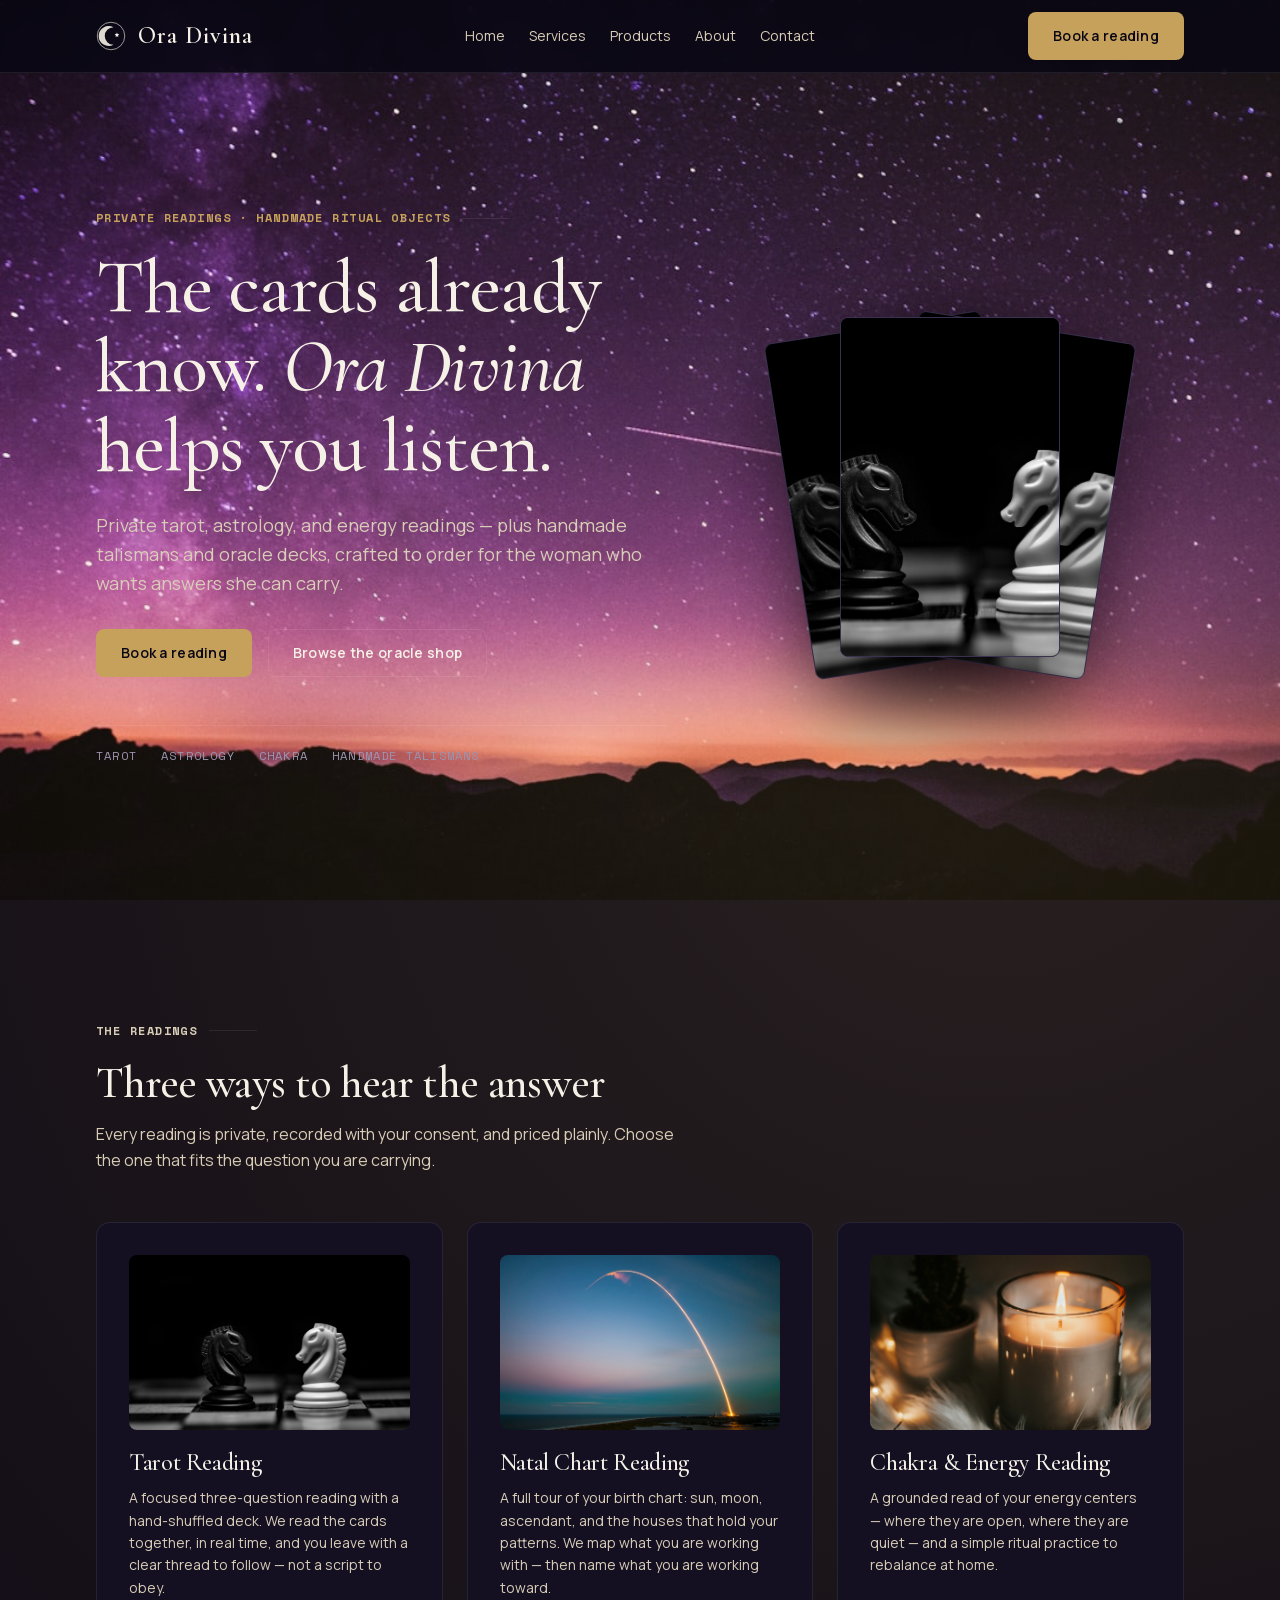
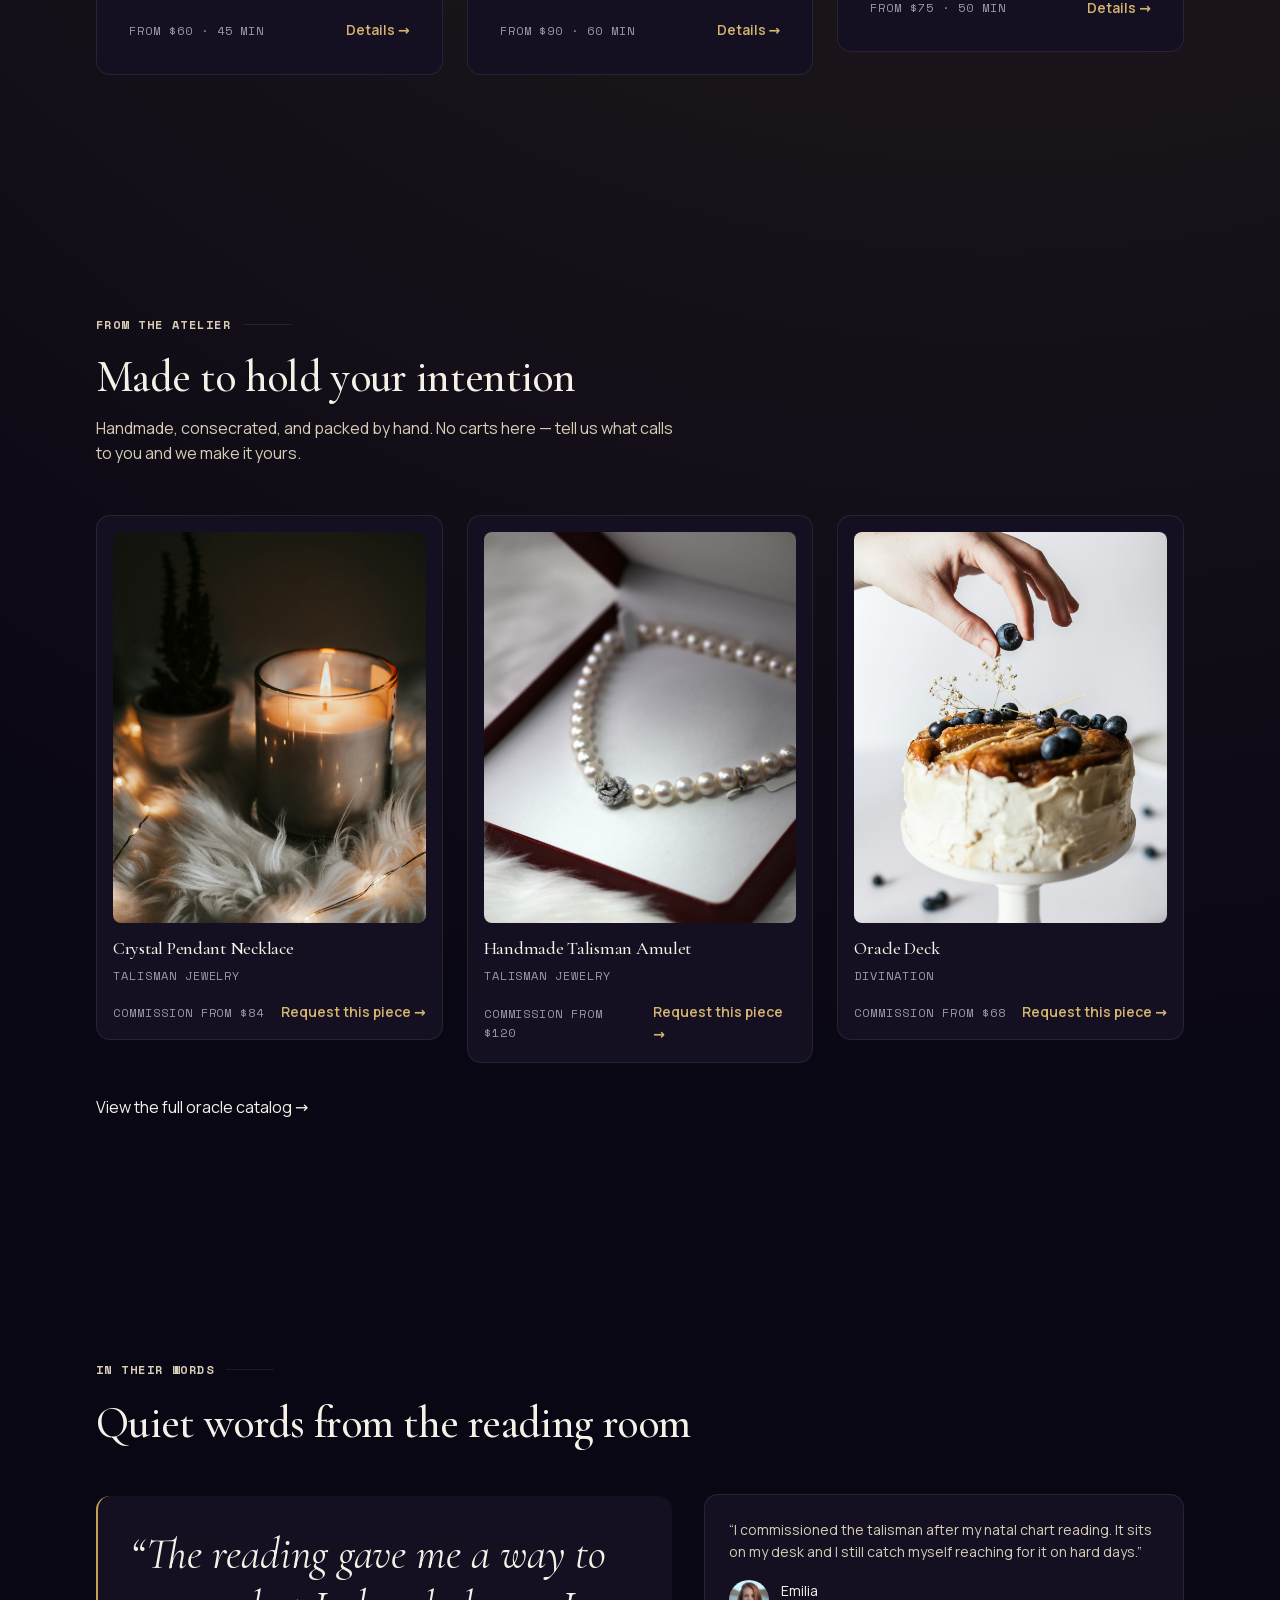
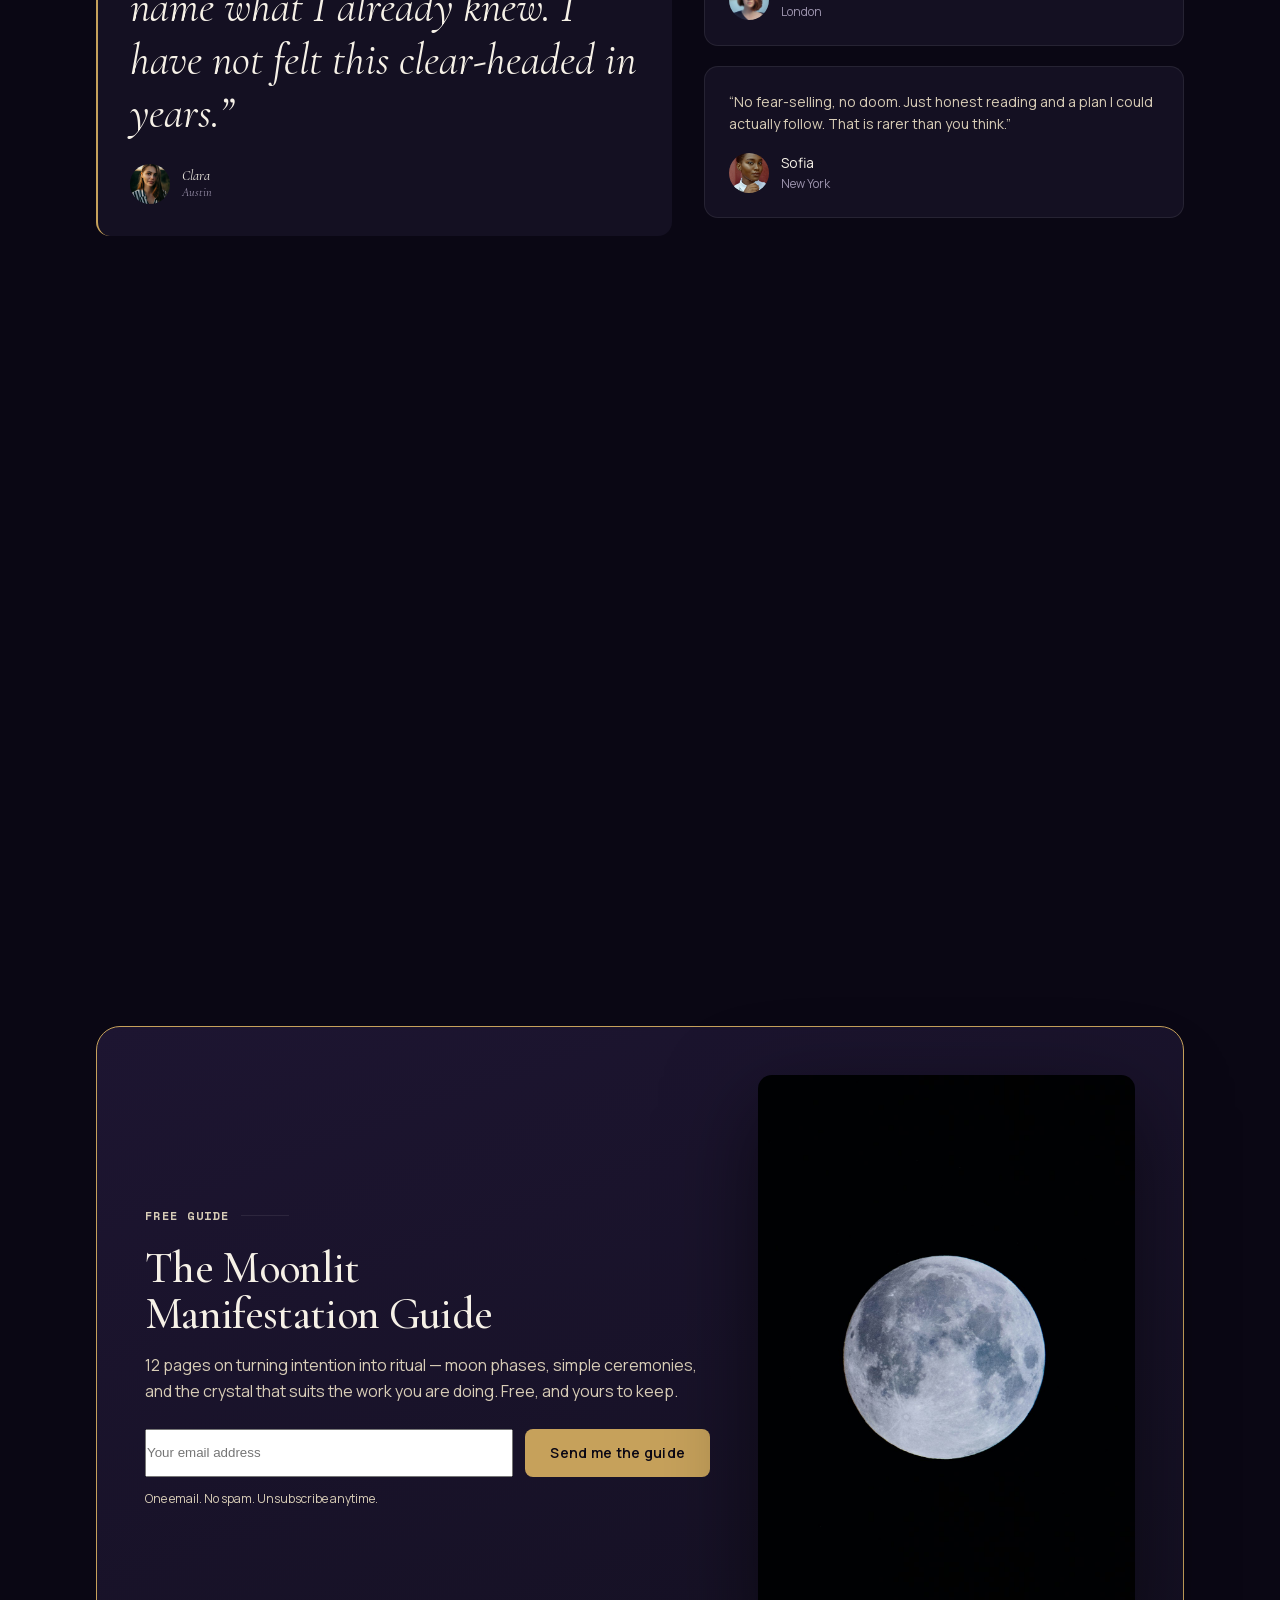
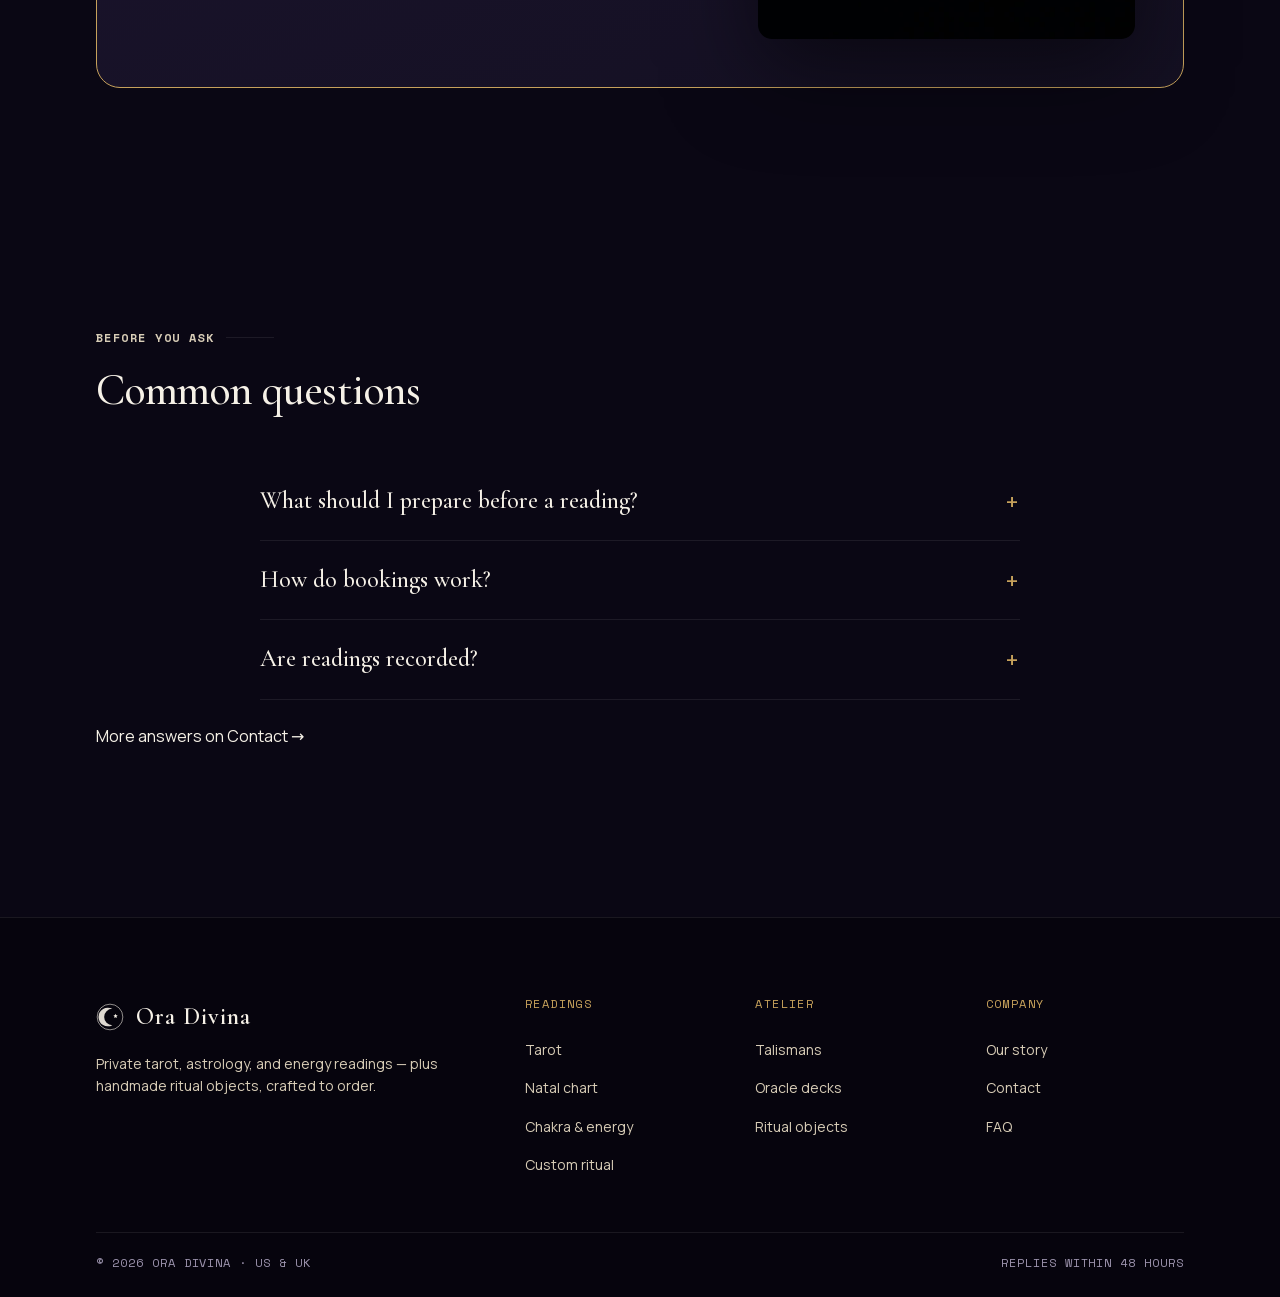
<file: index.html>
<!doctype html>
<html lang="en">
  <head>
    <meta charset="UTF-8" />
    <meta name="viewport" content="width=device-width, initial-scale=1.0" />
    <meta
      name="description"
      content="Ora Divina — private tarot, astrology, and energy readings, plus handmade talismans and oracle decks crafted to order."
    />
    <title>Ora Divina — Private Readings &amp; Handmade Ritual Objects</title>
    <link rel="canonical" href="https://oradivina.com/" />
    <meta property="og:type" content="website" />
    <meta property="og:site_name" content="Ora Divina" />
    <meta property="og:title" content="Ora Divina — Private Readings &amp; Handmade Ritual Objects" />
    <meta
      property="og:description"
      content="Private tarot, astrology, and energy readings, plus handmade talismans and oracle decks crafted to order."
    />
    <meta property="og:url" content="https://oradivina.com/" />
    <meta name="twitter:card" content="summary" />
    <script type="module" crossorigin src="/assets/index-Dk6jz6L6.js"></script>
    <link rel="stylesheet" crossorigin href="/assets/index-QfFWdc8J.css">
  </head>
  <body>
    <div id="root"></div>
  </body>
</html>
</file>
<file: assets/index-QfFWdc8J.css>
:root{--bg: #0a0714;--bg-deep: #06040d;--surface: #141022;--surface-warm: #1d1531;--surface-silver: #191b26;--fg: #f6f1e7;--fg-2: #d8cdb7;--muted: #9c93ad;--meta: #c6a15b;--accent: #c6a15b;--accent-strong: #d4b46f;--accent-on: #0a0714;--silver: #cbd2e3;--border: #3a3150;--border-soft: #282239;--hairline: rgba(255, 255, 255, .08);--success: #5fa36a;--warn: #d8a94f;--danger: #d85a52;--focus-ring: 0 0 0 4px rgba(198, 161, 91, .32);--glow-gold: radial-gradient(circle at 78% 12%, rgba(198, 161, 91, .16), transparent 36%);--font-display: "Cormorant Garamond", "Didot", "Bodoni MT", Georgia, serif;--font-body: "Manrope", "Avenir Next", "Segoe UI", system-ui, sans-serif;--font-mono: "Space Mono", "SF Mono", ui-monospace, Menlo, monospace;--text-xs: 12px;--text-sm: 14px;--text-base: 16px;--text-lg: 18px;--text-xl: 24px;--text-2xl: 32px;--text-3xl: 44px;--text-4xl: clamp(44px, 7vw, 76px);--leading-body: 1.6;--leading-tight: 1.05;--tracking-display: -.015em;--tracking-caps: .12em;--tracking-label: .02em;--space-1: 4px;--space-2: 8px;--space-3: 12px;--space-4: 16px;--space-5: 20px;--space-6: 24px;--space-8: 32px;--space-12: 48px;--section-y-desktop: 120px;--section-y-tablet: 84px;--section-y-phone: 60px;--container-max: 1160px;--gutter-desktop: 36px;--gutter-tablet: 24px;--gutter-phone: 16px;--radius-sm: 8px;--radius-md: 14px;--radius-lg: 24px;--radius-pill: 9999px;--elev-flat: none;--elev-ring: 0 0 0 1px var(--border);--elev-raised: 0 30px 90px rgba(0, 0, 0, .52);--motion-fast: .18s;--motion-base: .3s;--motion-enter: .6s;--ease-standard: cubic-bezier(.16, 1, .3, 1);--ease-spring: cubic-bezier(.2, 0, 0, 1)}@font-face{font-family:Cormorant Garamond;font-style:normal;font-weight:400;font-display:swap;src:url(/fonts/cormorant-400.woff2) format("woff2")}@font-face{font-family:Cormorant Garamond;font-style:normal;font-weight:500;font-display:swap;src:url(/fonts/cormorant-500.woff2) format("woff2")}@font-face{font-family:Cormorant Garamond;font-style:normal;font-weight:600;font-display:swap;src:url(/fonts/cormorant-600.woff2) format("woff2")}@font-face{font-family:Cormorant Garamond;font-style:italic;font-weight:400;font-display:swap;src:url(/fonts/cormorant-400i.woff2) format("woff2")}@font-face{font-family:Cormorant Garamond;font-style:italic;font-weight:500;font-display:swap;src:url(/fonts/cormorant-500i.woff2) format("woff2")}@font-face{font-family:Cormorant Garamond;font-style:italic;font-weight:600;font-display:swap;src:url(/fonts/cormorant-600i.woff2) format("woff2")}@font-face{font-family:Manrope;font-style:normal;font-weight:400;font-display:swap;src:url(/fonts/manrope-400.woff2) format("woff2")}@font-face{font-family:Manrope;font-style:normal;font-weight:500;font-display:swap;src:url(/fonts/manrope-500.woff2) format("woff2")}@font-face{font-family:Manrope;font-style:normal;font-weight:600;font-display:swap;src:url(/fonts/manrope-600.woff2) format("woff2")}@font-face{font-family:Manrope;font-style:normal;font-weight:700;font-display:swap;src:url(/fonts/manrope-700.woff2) format("woff2")}@font-face{font-family:Space Mono;font-style:normal;font-weight:400;font-display:swap;src:url(/fonts/spacemono-400.woff2) format("woff2")}@font-face{font-family:Space Mono;font-style:normal;font-weight:700;font-display:swap;src:url(/fonts/spacemono-700.woff2) format("woff2")}*{box-sizing:border-box;margin:0;padding:0}html{scroll-behavior:smooth;overflow-x:clip}body{font-family:var(--font-body);font-size:var(--text-base);line-height:var(--leading-body);color:var(--fg);background:var(--bg);background-image:var(--glow-gold),url(/assets/images/textures/starfield-indigo.jpg);background-size:cover,cover;background-attachment:scroll,fixed;-webkit-font-smoothing:antialiased}body.no-starfield{background-image:var(--glow-gold)}img{max-width:100%;display:block}a{color:inherit;text-decoration:none}h1,h2,h3,h4{font-family:var(--font-display);font-weight:500;line-height:var(--leading-tight);letter-spacing:var(--tracking-display);text-wrap:balance}p{max-width:65ch}.container{max-width:var(--container-max);margin:0 auto;padding:0 var(--gutter-desktop)}section{padding:var(--section-y-desktop) 0;position:relative}:focus-visible{outline:none;box-shadow:var(--focus-ring);border-radius:var(--radius-sm)}.skip-link{position:absolute;left:-999px;top:0;background:var(--accent);color:var(--accent-on);padding:var(--space-3) var(--space-5);z-index:100}.skip-link:focus{left:var(--space-3);top:var(--space-3)}.eyebrow{font-family:var(--font-mono);font-size:var(--text-xs);font-weight:700;letter-spacing:var(--tracking-caps);text-transform:uppercase;color:var(--meta);display:flex;align-items:center;gap:var(--space-3);margin-bottom:var(--space-5)}.eyebrow:after{content:"";width:48px;height:1px;background:var(--hairline)}.display{font-size:var(--text-4xl);margin-bottom:var(--space-6)}.lead{font-size:var(--text-lg);color:var(--fg-2);max-width:52ch;margin-bottom:var(--space-8)}.mono-meta{font-family:var(--font-mono);font-size:var(--text-xs);letter-spacing:.08em;text-transform:uppercase;color:var(--muted)}.button{display:inline-flex;align-items:center;justify-content:center;gap:var(--space-2);min-height:48px;padding:0 var(--space-6);border-radius:var(--radius-sm);font-family:var(--font-body);font-size:var(--text-sm);font-weight:600;letter-spacing:var(--tracking-label);cursor:pointer;transition:transform var(--motion-fast) var(--ease-standard),background var(--motion-fast) var(--ease-standard),border-color var(--motion-fast) var(--ease-standard),color var(--motion-fast) var(--ease-standard);border:1px solid transparent}.button:hover{transform:translateY(-1px)}.button.primary{background:var(--accent);color:var(--accent-on)}.button.primary:hover{background:var(--accent-strong)}.button.secondary{background:transparent;border-color:var(--hairline);color:var(--fg)}.button.secondary:hover{border-color:var(--accent);color:var(--accent-strong)}.button.full{width:100%}.card{background:var(--surface);border:1px solid var(--hairline);border-radius:var(--radius-md);padding:var(--space-8);transition:border-color var(--motion-fast) var(--ease-standard),transform var(--motion-fast) var(--ease-standard)}.card:hover{border-color:var(--accent);transform:translateY(-2px)}.field{display:flex;flex-direction:column;gap:var(--space-2);margin-bottom:var(--space-5)}.field label{font-size:var(--text-sm);font-weight:600;color:var(--fg-2)}.field input,.field select,.field textarea{min-height:46px;padding:var(--space-3) var(--space-4);background:var(--bg-deep);border:1px solid var(--hairline);border-radius:var(--radius-sm);color:var(--fg);font-family:var(--font-body);font-size:var(--text-base);transition:border-color var(--motion-fast) var(--ease-standard)}.field textarea{min-height:120px;resize:vertical}.field input:user-invalid,.field textarea:user-invalid,.field select:user-invalid{border-color:var(--danger)}.field .hint{font-size:var(--text-xs);color:var(--muted)}.field .error{font-size:var(--text-xs);color:var(--danger);min-height:1em}.form-error-summary{border:1px solid var(--danger);background:#d85a5214;border-radius:var(--radius-sm);padding:var(--space-4);font-size:var(--text-sm);color:var(--fg-2);margin-bottom:var(--space-5)}.form-success{border:1px solid var(--success);background:#5fa36a14;border-radius:var(--radius-md);padding:var(--space-8);text-align:center}.form-success h3{font-size:var(--text-xl);margin-bottom:var(--space-3)}.form-success p{margin:0 auto;color:var(--fg-2)}.accordion-item{border-bottom:1px solid var(--hairline)}.accordion-item summary{list-style:none;cursor:pointer;padding:var(--space-5) 0;display:flex;justify-content:space-between;align-items:center;gap:var(--space-4);font-family:var(--font-display);font-size:var(--text-xl);font-weight:500}.accordion-item summary::-webkit-details-marker{display:none}.accordion-item summary:after{content:"+";font-family:var(--font-mono);color:var(--accent);font-size:var(--text-xl);transition:transform var(--motion-base) var(--ease-standard)}.accordion-item[open] summary:after{transform:rotate(45deg)}.accordion-item .accordion-body{padding-bottom:var(--space-5);color:var(--fg-2);max-width:65ch}.reveal{opacity:0;transform:translateY(12px);transition:opacity var(--motion-enter) var(--ease-standard),transform var(--motion-enter) var(--ease-standard)}.reveal.in-view{opacity:1;transform:none}.page-head{padding:120px 0 var(--space-12);text-align:center}.page-head .eyebrow{justify-content:center}.page-head .eyebrow:after{display:none}.page-head .lead{margin-left:auto;margin-right:auto}@media (max-width: 860px){.container{padding:0 var(--gutter-tablet)}section{padding:var(--section-y-tablet) 0}.display{font-size:clamp(40px,9vw,56px)}}@media (max-width: 640px){.container{padding:0 var(--gutter-phone)}section{padding:var(--section-y-phone) 0}.page-head{padding-top:96px}body{background-attachment:scroll}}@media (prefers-reduced-motion: reduce){*,*:before,*:after{animation-duration:.01ms!important;animation-iteration-count:1!important;transition-duration:.01ms!important;scroll-behavior:auto!important}.reveal{opacity:1;transform:none}}.site-nav{position:sticky;top:0;z-index:50;background:#0a0714e0;-webkit-backdrop-filter:blur(8px);backdrop-filter:blur(8px);border-bottom:1px solid var(--hairline)}.nav-inner{display:flex;align-items:center;justify-content:space-between;gap:var(--space-6);height:72px}.nav-brand{display:flex;align-items:center;gap:var(--space-3);font-family:var(--font-display);font-size:var(--text-xl);font-weight:600;letter-spacing:.04em;color:var(--fg)}.nav-links{display:flex;align-items:center;gap:var(--space-6)}.nav-links a{font-size:var(--text-sm);color:var(--fg-2);transition:color var(--motion-fast) var(--ease-standard)}.nav-links a:hover,.nav-links a.active{color:var(--accent-strong)}.nav-cta{display:flex;align-items:center;gap:var(--space-4)}.nav-burger{display:none;background:none;border:1px solid var(--hairline);border-radius:var(--radius-sm);color:var(--fg);width:46px;height:46px;cursor:pointer}.nav-drawer{display:none}@media (max-width: 860px){.nav-links,.nav-cta .button{display:none}.nav-burger{display:block}.nav-drawer.open{display:flex;flex-direction:column;gap:var(--space-4);padding:var(--space-6) 0 var(--space-8);border-top:1px solid var(--hairline)}.nav-drawer a{font-size:var(--text-lg);padding:var(--space-3) 0;color:var(--fg-2)}.nav-drawer a.active{color:var(--accent-strong)}}.site-footer{background:var(--bg-deep);border-top:1px solid var(--hairline);padding:80px 0 var(--space-6);margin-top:var(--space-12)}.footer-grid{display:grid;grid-template-columns:2fr 1fr 1fr 1fr;gap:var(--space-8);margin-bottom:var(--space-12)}.footer-brand p{color:var(--fg-2);margin-top:var(--space-4);font-size:var(--text-sm)}.footer-col h4{font-family:var(--font-mono);font-size:var(--text-xs);letter-spacing:var(--tracking-caps);text-transform:uppercase;color:var(--meta);margin-bottom:var(--space-5)}.footer-col a{display:block;padding:var(--space-2) 0;font-size:var(--text-sm);color:var(--fg-2);transition:color var(--motion-fast) var(--ease-standard)}.footer-col a:hover{color:var(--accent-strong)}.footer-bottom{border-top:1px solid var(--hairline);padding-top:var(--space-5);display:flex;justify-content:space-between;gap:var(--space-4);flex-wrap:wrap}@media (max-width: 860px){.footer-grid{grid-template-columns:1fr 1fr}}@media (max-width: 640px){.footer-grid{grid-template-columns:1fr}}.hero{min-height:calc(100vh - 72px);display:flex;align-items:center;padding:var(--space-12) 0;overflow:hidden}.hero-inner{display:grid;grid-template-columns:minmax(0,1.1fr) minmax(320px,.9fr);gap:var(--space-12);align-items:center;width:100%}.hero .display{font-size:clamp(46px,6.5vw,76px)}.hero-actions{display:flex;gap:var(--space-4);flex-wrap:wrap}.hero-meta{margin-top:var(--space-12);padding-top:var(--space-5);border-top:1px solid var(--hairline);font-family:var(--font-mono);font-size:var(--text-xs);letter-spacing:.1em;text-transform:uppercase;color:var(--muted);display:flex;gap:var(--space-6);flex-wrap:wrap}.hero-tableau{position:relative;display:flex;justify-content:center;align-items:center;min-height:460px}.tarot-fan{position:relative;width:220px;height:340px}.tarot-fan .tarot-card{position:absolute;top:0;right:0;bottom:0;left:0;border-radius:var(--radius-sm);border:1px solid var(--border);overflow:hidden;box-shadow:var(--elev-raised);background:var(--surface)}.tarot-fan .tarot-card img{width:100%;height:100%;object-fit:cover}.tarot-fan .card-left{transform:rotate(-9deg) translate(-52px);animation:deal-in .6s var(--ease-spring) both}.tarot-fan .card-center{z-index:2;animation:deal-in .6s var(--ease-spring) .12s both}.tarot-fan .card-right{transform:rotate(9deg) translate(52px);animation:deal-in .6s var(--ease-spring) .24s both}.moon-disc{position:absolute;top:18%;right:8%;width:120px;height:120px;color:var(--accent);opacity:.5;z-index:0}@keyframes deal-in{0%{opacity:0;transform:translateY(18px) rotate(var(--r, 0deg)) scale(.96)}to{opacity:1}}@media (max-width: 860px){.hero-inner{grid-template-columns:1fr}.hero-tableau{order:-1;min-height:320px}.tarot-fan{width:170px;height:260px}.tarot-fan .card-left{transform:rotate(-9deg) translate(-40px)}.tarot-fan .card-right{transform:rotate(9deg) translate(40px)}.hero-actions .button{width:100%}}.section-head{max-width:720px;margin-bottom:var(--space-12)}.section-head h2{font-size:var(--text-3xl);margin-bottom:var(--space-4)}.section-head p{color:var(--fg-2)}.service-grid{display:grid;grid-template-columns:repeat(3,1fr);gap:var(--space-6)}.service-card{display:flex;flex-direction:column}.service-card .card-media{border-radius:var(--radius-sm);overflow:hidden;aspect-ratio:16 / 10;margin-bottom:var(--space-5)}.service-card .card-media img{width:100%;height:100%;object-fit:cover}.service-card h3{font-size:var(--text-xl);margin-bottom:var(--space-3)}.service-card p{color:var(--fg-2);font-size:var(--text-sm);flex:1}.service-card .card-foot{margin-top:var(--space-5);display:flex;justify-content:space-between;align-items:center}.service-card .card-link{color:var(--accent-strong);font-weight:600;font-size:var(--text-sm)}.product-grid{display:grid;grid-template-columns:repeat(3,1fr);gap:var(--space-6)}.product-card{padding:var(--space-4)}.product-card .card-media{aspect-ratio:4 / 5;border-radius:var(--radius-sm);overflow:hidden;margin-bottom:var(--space-4)}.product-card .card-media img{width:100%;height:100%;object-fit:cover}.product-card h3{font-size:var(--text-lg);margin-bottom:var(--space-2)}.product-card .product-meta{display:flex;justify-content:space-between;align-items:center;gap:var(--space-3);margin-top:var(--space-4)}.product-card .request-link{color:var(--accent-strong);font-weight:600;font-size:var(--text-sm)}@media (max-width: 860px){.service-grid,.product-grid{grid-template-columns:repeat(2,1fr)}}@media (max-width: 640px){.service-grid,.product-grid{grid-template-columns:1fr}}.testimonial-wall{display:grid;grid-template-columns:1.2fr 1fr;gap:var(--space-8);align-items:center}.pull-quote{font-family:var(--font-display);font-size:var(--text-3xl);font-style:italic;line-height:1.2;padding:var(--space-8);border-left:2px solid var(--accent);background:var(--surface);border-radius:var(--radius-md)}.quote-small{padding:var(--space-6);background:var(--surface);border:1px solid var(--hairline);border-radius:var(--radius-md);margin-bottom:var(--space-5)}.quote-small p{font-size:var(--text-sm);color:var(--fg-2);margin-bottom:var(--space-4)}.quote-by{display:flex;align-items:center;gap:var(--space-3)}.quote-by img{width:40px;height:40px;border-radius:50%;object-fit:cover}.quote-by .who{font-size:var(--text-sm)}.quote-by .who span{display:block;font-size:var(--text-xs);color:var(--muted)}@media (max-width: 860px){.testimonial-wall{grid-template-columns:1fr}}.contrast-block{display:grid;grid-template-columns:1fr 1fr;gap:0;border:1px solid var(--hairline);border-radius:var(--radius-md);overflow:hidden;background:var(--surface)}.contrast-col{padding:var(--space-8)}.contrast-col+.contrast-col{border-left:1px solid var(--hairline)}.contrast-col h3{font-size:var(--text-xl);margin-bottom:var(--space-5)}.contrast-col ul{list-style:none}.contrast-col li{padding:var(--space-3) 0;border-bottom:1px solid var(--hairline);font-size:var(--text-sm);color:var(--fg-2)}.contrast-col li:last-child{border-bottom:none}.contrast-col.is .eyebrow{color:var(--success)}.contrast-col.is-not .eyebrow{color:var(--muted)}@media (max-width: 860px){.contrast-block{grid-template-columns:1fr}.contrast-col+.contrast-col{border-left:none;border-top:1px solid var(--hairline)}}.lead-band{border:1px solid var(--accent);border-radius:var(--radius-lg);background:linear-gradient(160deg,var(--surface-warm),var(--surface));padding:var(--space-12);display:grid;grid-template-columns:1.2fr .8fr;gap:var(--space-12);align-items:center}.lead-band h2{font-size:var(--text-3xl);margin-bottom:var(--space-4)}.lead-band p{color:var(--fg-2)}.lead-band img{border-radius:var(--radius-md);box-shadow:var(--elev-raised)}.lead-form{display:flex;gap:var(--space-3);margin-top:var(--space-6)}.lead-form input{flex:1}.lead-micro{margin-top:var(--space-3);font-size:var(--text-xs);color:var(--muted)}@media (max-width: 860px){.lead-band{grid-template-columns:1fr;padding:var(--space-8)}}@media (max-width: 640px){.lead-form{flex-direction:column}}.steps-strip{display:grid;grid-template-columns:repeat(3,1fr);gap:var(--space-8)}.step-block{position:relative;padding-top:var(--space-6);border-top:1px solid var(--accent)}.step-block .step-num{font-family:var(--font-mono);color:var(--accent);font-size:var(--text-sm);letter-spacing:.1em}.step-block h3{font-size:var(--text-xl);margin:var(--space-3) 0}.step-block p{color:var(--fg-2);font-size:var(--text-sm)}@media (max-width: 860px){.steps-strip{grid-template-columns:1fr;gap:var(--space-6)}}.service-detail{display:grid;grid-template-columns:.9fr 1.1fr;gap:var(--space-8);padding:var(--space-8) 0;border-bottom:1px solid var(--hairline);align-items:start}.service-detail .detail-media{border-radius:var(--radius-md);overflow:hidden;aspect-ratio:4 / 3}.service-detail .detail-media img{width:100%;height:100%;object-fit:cover}.service-detail h2{font-size:var(--text-2xl);margin-bottom:var(--space-3)}.service-detail .detail-meta{display:flex;gap:var(--space-4);flex-wrap:wrap;margin-bottom:var(--space-4)}.service-detail ul{list-style:none;margin:var(--space-4) 0 var(--space-6)}.service-detail li{padding:var(--space-2) 0;font-size:var(--text-sm);color:var(--fg-2);display:flex;gap:var(--space-3)}.service-detail li:before{content:"✦";color:var(--accent);font-size:var(--text-xs);line-height:1.9}@media (max-width: 860px){.service-detail{grid-template-columns:1fr}}.form-shell{max-width:640px;margin:0 auto;background:var(--surface);border:1px solid var(--hairline);border-radius:var(--radius-lg);padding:var(--space-8)}.form-shell .eyebrow{justify-content:center}.form-shell .eyebrow:after{display:none}.form-actions{margin-top:var(--space-6)}.about-story{display:grid;grid-template-columns:.9fr 1.1fr;gap:var(--space-12);align-items:center}.about-story img{border-radius:var(--radius-md);box-shadow:var(--elev-raised);width:100%}.about-story h2{font-size:var(--text-3xl);margin-bottom:var(--space-5)}.about-story p{color:var(--fg-2);margin-bottom:var(--space-4)}.values-grid{display:grid;grid-template-columns:repeat(4,1fr);gap:var(--space-5);margin-top:var(--space-12)}.value-tile{padding:var(--space-6);background:var(--surface);border:1px solid var(--hairline);border-radius:var(--radius-md)}.value-tile svg{color:var(--accent);margin-bottom:var(--space-4)}.value-tile h3{font-size:var(--text-lg);margin-bottom:var(--space-2)}.value-tile p{font-size:var(--text-sm);color:var(--fg-2)}@media (max-width: 860px){.about-story{grid-template-columns:1fr}.values-grid{grid-template-columns:repeat(2,1fr)}}@media (max-width: 640px){.values-grid{grid-template-columns:1fr}}.contact-split{display:grid;grid-template-columns:1fr 1fr;gap:var(--space-12);align-items:start}.contact-direct h3{font-size:var(--text-xl);margin-bottom:var(--space-4)}.contact-direct p{color:var(--fg-2);margin-bottom:var(--space-4)}.contact-direct a{color:var(--accent-strong);word-break:break-word}@media (max-width: 860px){.contact-split{grid-template-columns:1fr}}.faq-list{max-width:760px;margin:0 auto}
</file>
